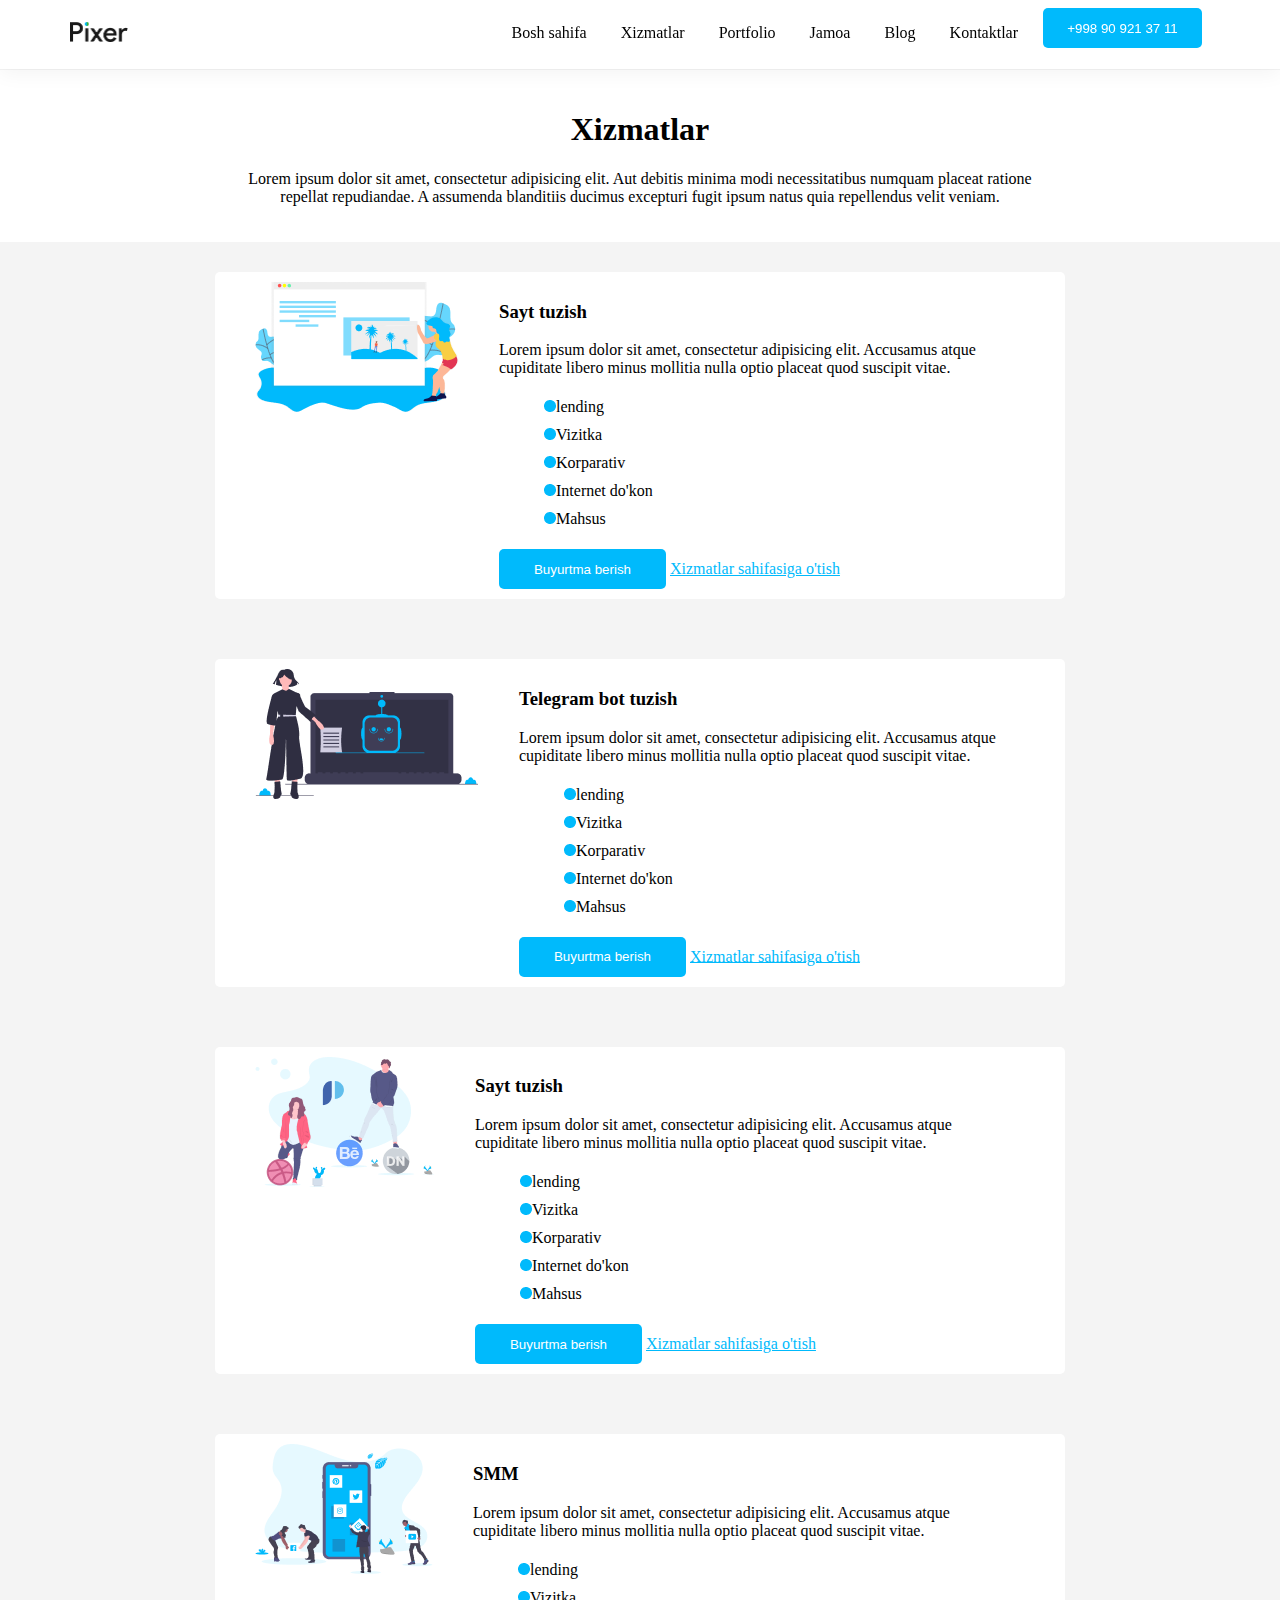
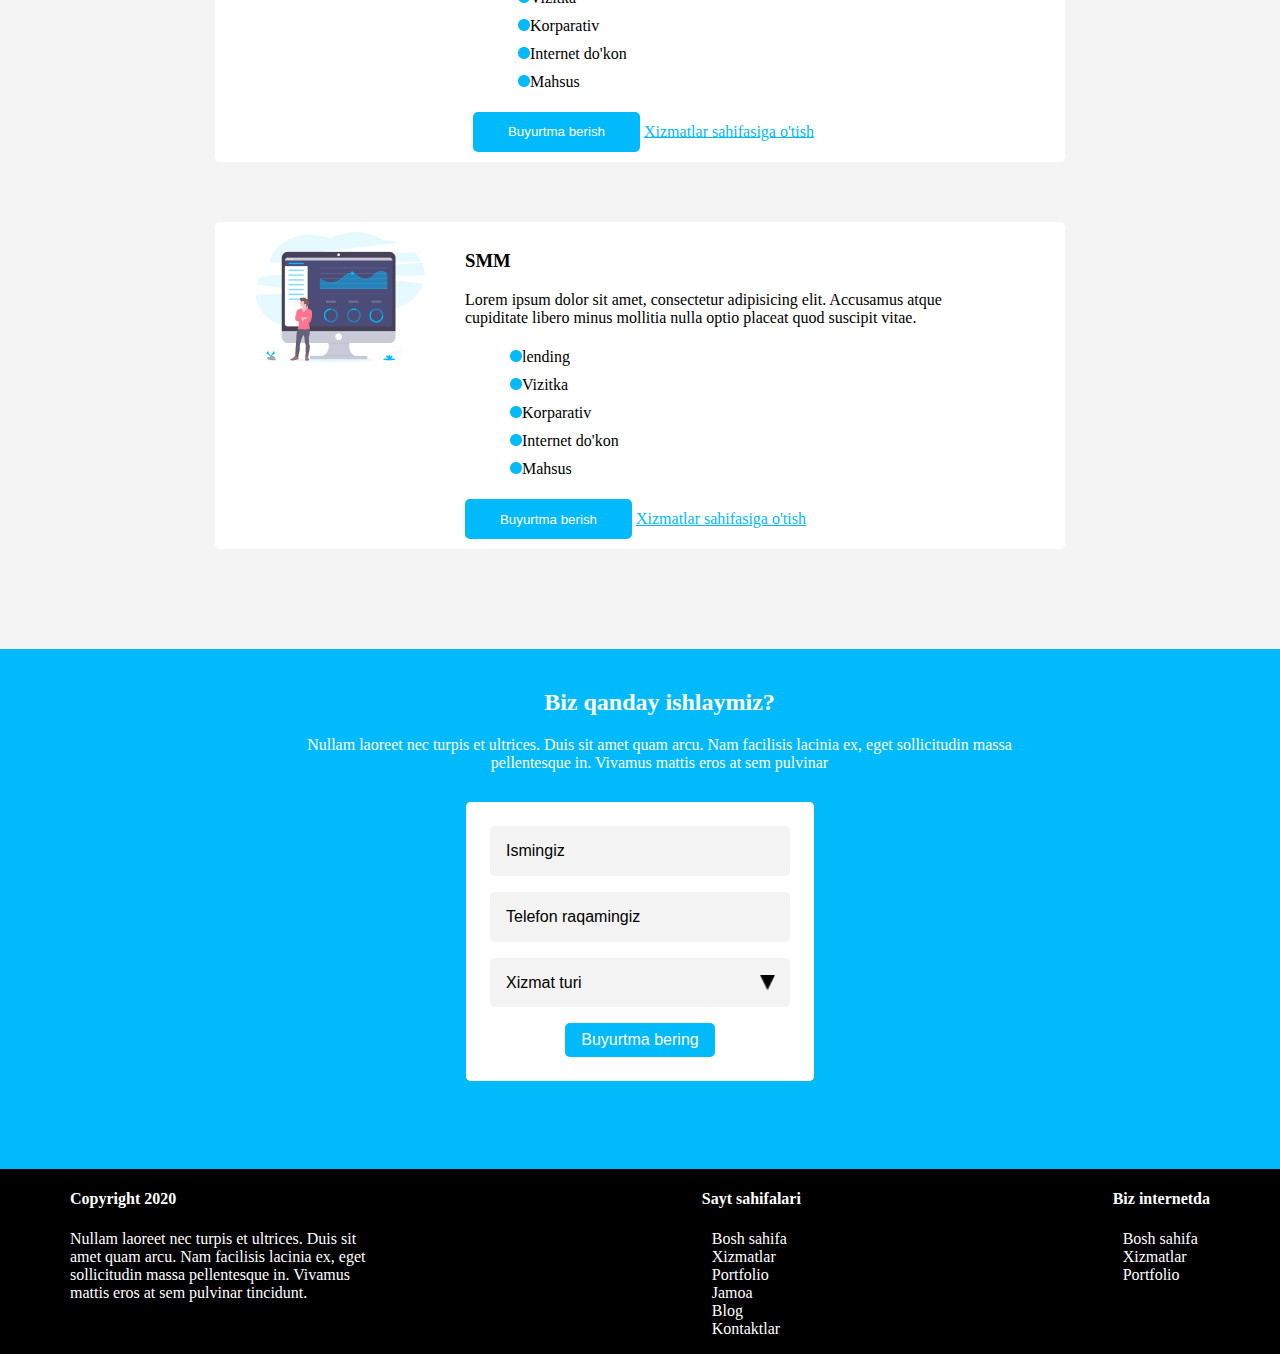
<file: index2.html>
<!DOCTYPE html>
<html lang="en">
<head>
    <meta charset="UTF-8">
    <title>Xizmatlar</title>
    <link rel="stylesheet" href="style/index2.css">
</head>
<body bgcolor="#f4f4f4">
<header>
    <div class="navbar">
        <div class="container">
            <div class="logo-img">
                <img src="img/pixer-logo@2x.png" height="20" width="58"/></div>
            <ul class="nav-item">
                <li class="item"><a class="link" href="#">Bosh sahifa</a></li>
                <li class="item"><a class="link"  href="#">Xizmatlar  </a>
                    <div class="dropdown">
                        <ul class="dropdown-ul">
                            <li class="dropdown-li">Telegram bot</li>
                            <li class="dropdown-li">Smm</li>
                            <li class="dropdown-li">Grafik dizayn</li>
                            <li class="dropdown-li">Veb sayit</li>
                        </ul>
                    </div>
                </li>
                <li class="item"><a class="link"  href="#">Portfolio</a></li>
                <li class="item"><a class="link"  href="#">Jamoa</a></li>
                <li class="item"><a  class="link" href="#">Blog</a></li>
                <li class="item"><a class="link"  href="#">Kontaktlar</a></li>
            </ul>
            <a href="tel:+998909213711">
                <button>+998 90 921 37 11</button>
            </a>

        </div>
    </div>
</header>
<main>
    <div class="text-1">
        <div class="txt">
        <h1>Xizmatlar</h1>
        <p>Lorem ipsum dolor sit amet, consectetur adipisicing elit. Aut debitis minima modi necessitatibus
            numquam
            placeat ratione repellat repudiandae. A assumenda blanditiis ducimus excepturi fugit ipsum natus
            quia
            repellendus velit veniam.</p>
        </div>
    </div>
    <div class="container">
        <div class="row">
            <div class="col-1">
                <div class="card">
                    <div class="card-left">
                        <img src="img2/website-illustration.png" height="130" width="204"/></div>
                    <div class="card-right">
                        <h3>Sayt tuzish</h3>
                        <p>Lorem ipsum dolor sit amet, consectetur adipisicing elit. Accusamus atque cupiditate libero
                            minus mollitia nulla optio placeat quod suscipit vitae.</p>
                       <ul>
                           <li><img src="img/Rectangle 3.png" height="12" width="12"/>lending</li>
                           <li><img src="img/Rectangle 3.png" height="12" width="12"/>Vizitka</li>
                           <li><img src="img/Rectangle 3.png" height="12" width="12"/>Korparativ</li>
                           <li><img src="img/Rectangle 3.png" height="12" width="12"/>Internet do'kon</li>
                           <li><img src="img/Rectangle 3.png" height="12" width="12"/>Mahsus</li>
                       </ul>
                        <button>Buyurtma berish</button>
                        <a href="#">Xizmatlar sahifasiga o'tish</a>
                    </div>
                </div>
            </div>
        </div>
        <div class="row">
            <div class="col-1">
                <div class="card">
                    <div class="card-left">
                        <img src="img2/bot-illustration.png" height="130" width="224"/></div>
                    <div class="card-right">
                        <h3>Telegram bot tuzish</h3>
                        <p>Lorem ipsum dolor sit amet, consectetur adipisicing elit. Accusamus atque cupiditate libero
                            minus mollitia nulla optio placeat quod suscipit vitae.</p>
                       <ul>
                           <li><img src="img/Rectangle 3.png" height="12" width="12"/>lending</li>
                           <li><img src="img/Rectangle 3.png" height="12" width="12"/>Vizitka</li>
                           <li><img src="img/Rectangle 3.png" height="12" width="12"/>Korparativ</li>
                           <li><img src="img/Rectangle 3.png" height="12" width="12"/>Internet do'kon</li>
                           <li><img src="img/Rectangle 3.png" height="12" width="12"/>Mahsus</li>
                       </ul>
                        <button>Buyurtma berish</button>
                        <a href="#">Xizmatlar sahifasiga o'tish</a>
                    </div>
                </div>
            </div>
        </div>
        <div class="row">
            <div class="col-1">
                <div class="card">
                    <div class="card-left">
                        <img src="img2/design-illustration.png" height="130" width="180"/></div>
                    <div class="card-right">
                        <h3>Sayt tuzish</h3>
                        <p>Lorem ipsum dolor sit amet, consectetur adipisicing elit. Accusamus atque cupiditate libero
                            minus mollitia nulla optio placeat quod suscipit vitae.</p>
                       <ul>
                           <li><img src="img/Rectangle 3.png" height="12" width="12"/>lending</li>
                           <li><img src="img/Rectangle 3.png" height="12" width="12"/>Vizitka</li>
                           <li><img src="img/Rectangle 3.png" height="12" width="12"/>Korparativ</li>
                           <li><img src="img/Rectangle 3.png" height="12" width="12"/>Internet do'kon</li>
                           <li><img src="img/Rectangle 3.png" height="12" width="12"/>Mahsus</li>
                       </ul>
                        <button>Buyurtma berish</button>
                        <a href="#">Xizmatlar sahifasiga o'tish</a>
                    </div>
                </div>
            </div>
        </div>
        <div class="row">
            <div class="col-1">
                <div class="card">
                    <div class="card-left">
                        <img src="img2/smm-illustration.png" height="130" width="178"/></div>
                    <div class="card-right">
                        <h3>SMM</h3>
                        <p>Lorem ipsum dolor sit amet, consectetur adipisicing elit. Accusamus atque cupiditate libero
                            minus mollitia nulla optio placeat quod suscipit vitae.</p>
                       <ul>
                           <li><img src="img/Rectangle 3.png" height="12" width="12"/>lending</li>
                           <li><img src="img/Rectangle 3.png" height="12" width="12"/>Vizitka</li>
                           <li><img src="img/Rectangle 3.png" height="12" width="12"/>Korparativ</li>
                           <li><img src="img/Rectangle 3.png" height="12" width="12"/>Internet do'kon</li>
                           <li><img src="img/Rectangle 3.png" height="12" width="12"/>Mahsus</li>
                       </ul>
                        <button>Buyurtma berish</button>
                        <a href="#">Xizmatlar sahifasiga o'tish</a>
                    </div>
                </div>
            </div>
        </div>
        <div class="row">
            <div class="col-1">
                <div class="card">
                    <div class="card-left">
                        <img src="img2/crm-illustration.png" height="130" width="170"/></div>
                    <div class="card-right">
                        <h3>SMM</h3>
                        <p>Lorem ipsum dolor sit amet, consectetur adipisicing elit. Accusamus atque cupiditate libero
                            minus mollitia nulla optio placeat quod suscipit vitae.</p>
                       <ul>
                           <li><img src="img/Rectangle 3.png" height="12" width="12"/>lending</li>
                           <li><img src="img/Rectangle 3.png" height="12" width="12"/>Vizitka</li>
                           <li><img src="img/Rectangle 3.png" height="12" width="12"/>Korparativ</li>
                           <li><img src="img/Rectangle 3.png" height="12" width="12"/>Internet do'kon</li>
                           <li><img src="img/Rectangle 3.png" height="12" width="12"/>Mahsus</li>
                       </ul>
                        <button>Buyurtma berish</button>
                        <a href="#">Xizmatlar sahifasiga o'tish</a>
                    </div>
                </div>
            </div>
        </div>
    </div>
</main>
<section>
    <div class="text-head-3">
        <h2>Biz qanday ishlaymiz?</h2>
        <p>Nullam laoreet nec turpis et ultrices. Duis sit amet quam arcu. Nam facilisis lacinia ex, eget
            sollicitudin massa pellentesque in. Vivamus mattis eros at sem pulvinar</p>
    </div>
    <div class="card-form">
        <form class="form-group">
            <input type="text" class="form-control" id="name" placeholder="Ismingiz">
            <input type="tel" class="form-control" id="telephone" placeholder="Telefon raqamingiz">
            <select name="Xizmat turi" id="xizmat">
                <option value="web" hidden>Xizmat turi</option>
                <option value="android">ANDROID</option>
                <option value="smm">SMM</option>
            </select>
            <button class="btn-2">Buyurtma bering</button>
        </form>
    </div>
</section>
<footer>
    <div class="container">
        <div class="card-footer">
            <h4>Copyright 2020</h4>
            <p>Nullam laoreet nec turpis et ultrices. Duis sit amet quam arcu. Nam facilisis lacinia ex, eget
                sollicitudin massa pellentesque in. Vivamus mattis eros at sem pulvinar tincidunt.</p>
        </div>
        <div class="card-footer-ul">
            <h4>Sayt sahifalari</h4>
            <ul class="footer-ul">
                <li class="footer-li">Bosh sahifa</li>
                <li class="footer-li">Xizmatlar</li>
                <li class="footer-li">Portfolio</li>
                <li class="footer-li">Jamoa</li>
                <li class="footer-li">Blog</li>
                <li class="footer-li">Kontaktlar</li>
            </ul>
        </div>
        <div class="card-footer-ul">
            <h4>Biz internetda</h4>
            <ul class="footer-ul">
                <li class="footer-li">Bosh sahifa</li>
                <li class="footer-li">Xizmatlar</li>
                <li class="footer-li">Portfolio</li>
            </ul>
        </div>
    </div>
</footer>
</body>
</html>
</file>
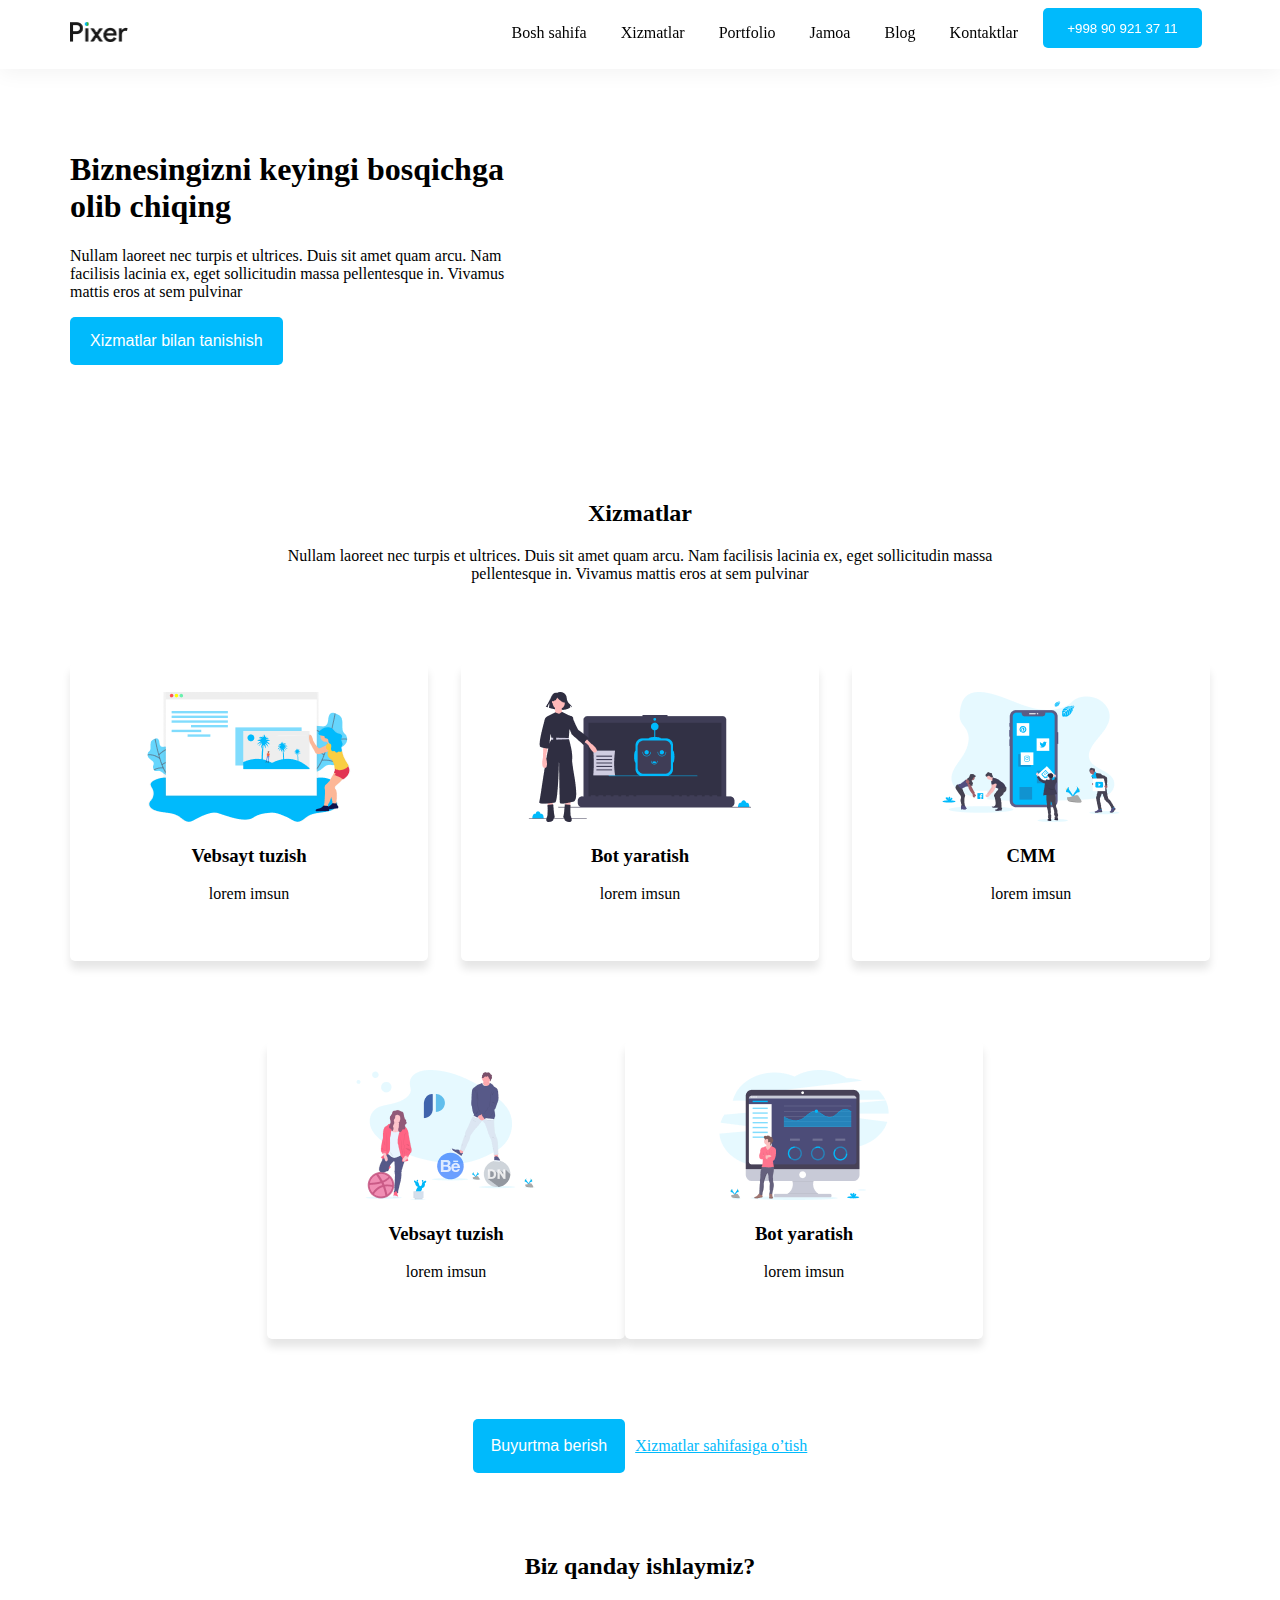
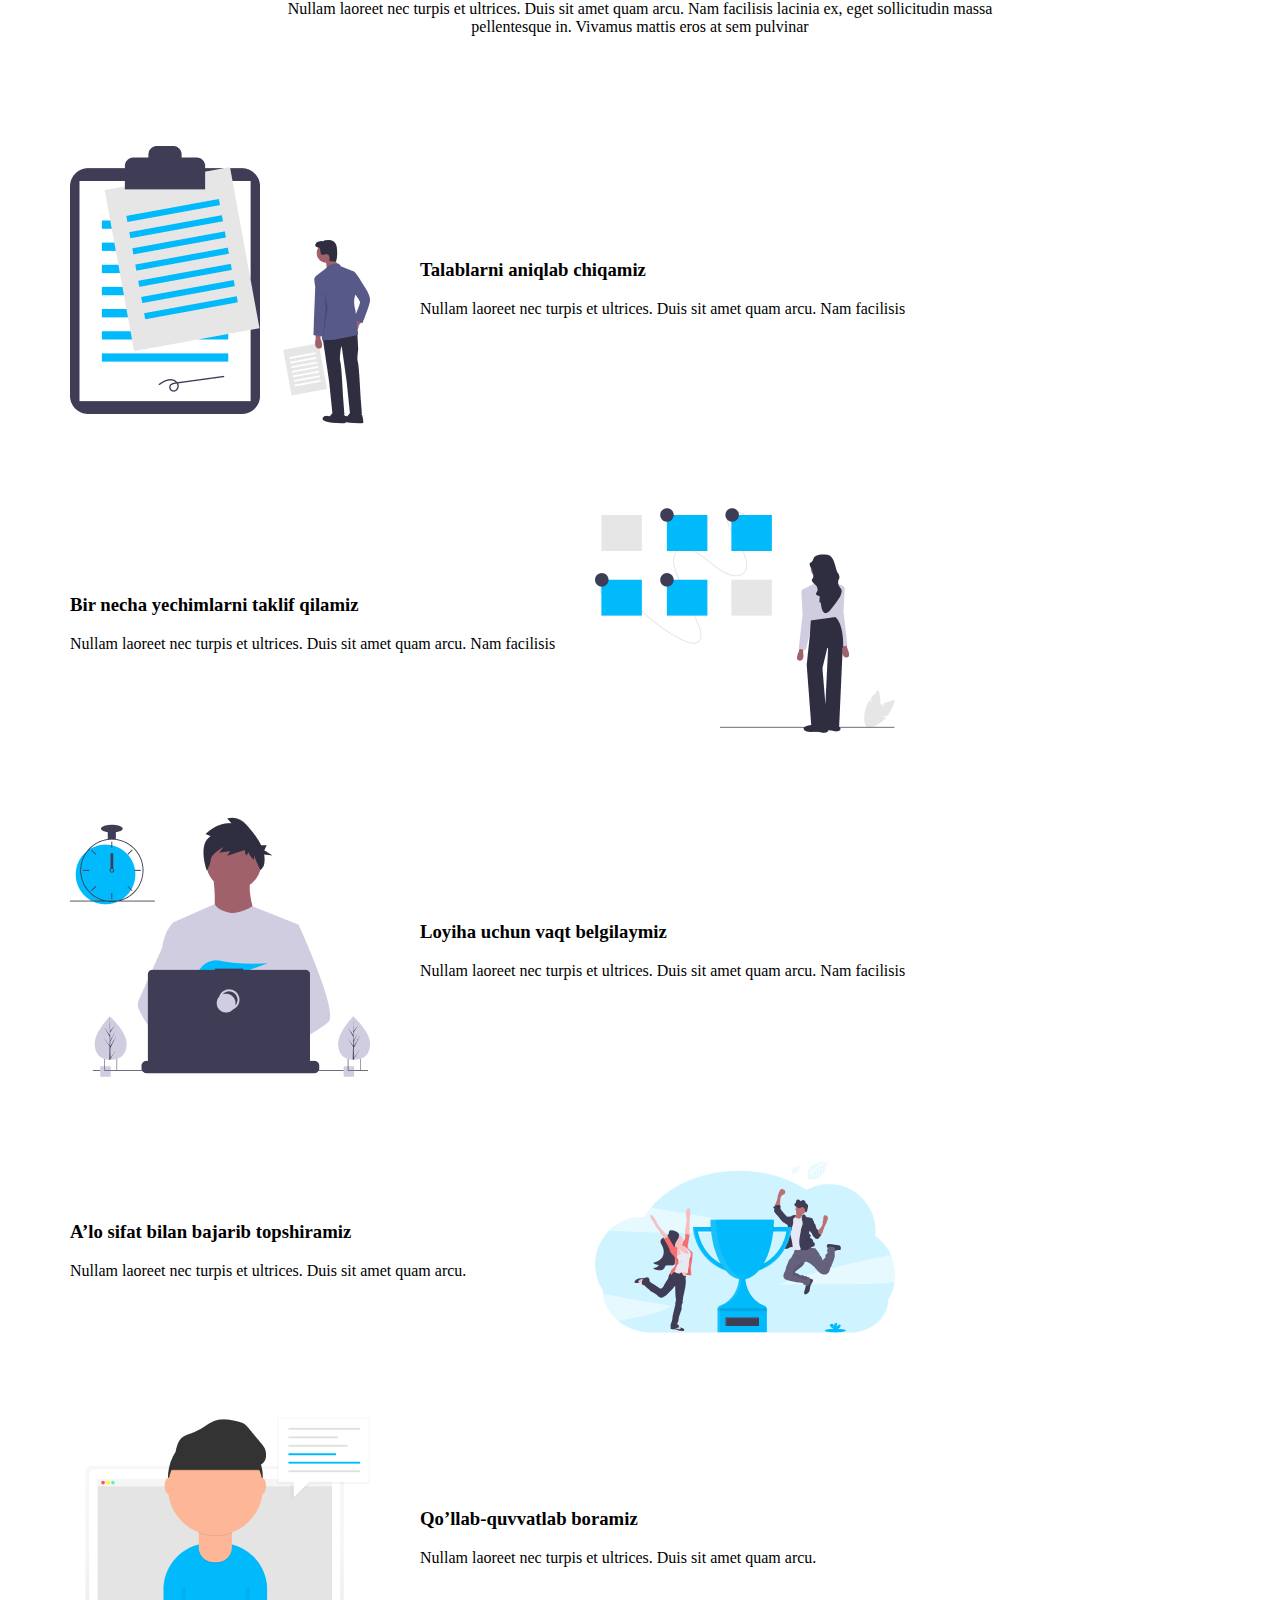
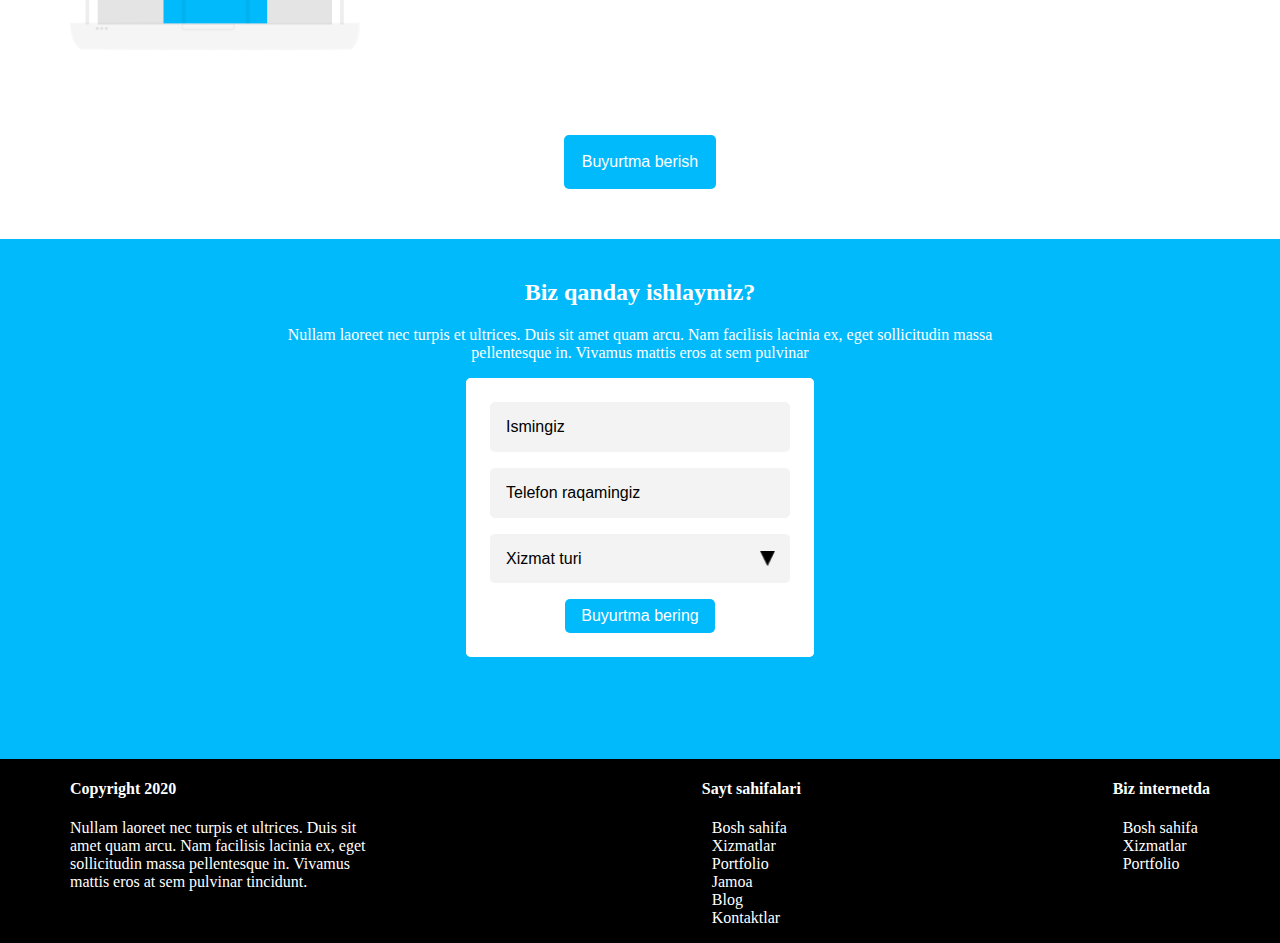
<file: rpeed.html>
<!DOCTYPE html>
<html lang="en">
<head>
    <meta charset="UTF-8">
    <title>Title</title>
    <link rel="stylesheet" href="style/rpeed.css">
</head>
<body>
<header>
    <div class="navbar">
        <div class="container">
            <div class="logo-img">
                <img src="img/pixer-logo@2x.png" height="20" width="58"/></div>
            <ul class="nav-item">
                <li class="item"><a class="link" href="#">Bosh sahifa</a></li>
                <li class="item"><a class="link" href="#">Xizmatlar </a>
                    <div class="dropdown">
                        <ul class="dropdown-ul">
                            <li class="dropdown-li">Telegram bot</li>
                            <li class="dropdown-li">Smm</li>
                            <li class="dropdown-li">Grafik dizayn</li>
                            <li class="dropdown-li">Veb sayit</li>
                        </ul>
                    </div>
                </li>
                <li class="item"><a class="link" href="#">Portfolio</a></li>
                <li class="item"><a class="link" href="#">Jamoa</a></li>
                <li class="item"><a class="link" href="#">Blog</a></li>
                <li class="item"><a class="link" href="#">Kontaktlar</a></li>
            </ul>
            <a href="tel:+998909213711">
                <button>+998 90 921 37 11</button>
            </a>

        </div>
    </div>
</header>
<main>
    <div class="container">
        <div class="card">
            <div class="card-left">
                <h1>Biznesingizni keyingi bosqichga
                    olib chiqing</h1>
                <p>Nullam laoreet nec turpis et ultrices. Duis sit amet quam arcu. Nam facilisis lacinia ex,
                    eget sollicitudin massa pellentesque in. Vivamus mattis eros at sem pulvinar</p>
                <button class="btn">Xizmatlar bilan tanishish</button>
            </div>
            <div class="card-right">
                <iframe width="430" height="258" src="https://www.youtube.com/embed/EWizz52lZvw" frameborder="0"
                        allow="accelerometer; autoplay; clipboard-write; encrypted-media; gyroscope; picture-in-picture"
                        allowfullscreen></iframe>
            </div>
        </div>
    </div>
    <div class="container">
        <div class="text-head">
            <h2>Xizmatlar</h2>
            <p>Nullam laoreet nec turpis et ultrices. Duis sit amet quam arcu. Nam facilisis lacinia ex, eget
                sollicitudin massa pellentesque in. Vivamus mattis eros at sem pulvinar</p>
        </div>
        <div class="row">
            <div class="card-x">
                <img src="img2/website-illustration.png" height="130" width="204"/>
                <h3>Vebsayt tuzish</h3>
                <p>lorem imsun</p>
            </div>
            <div class="card-x">
                <img src="img2/bot-illustration.png" height="130" width="224"/>
                <h3>Bot yaratish</h3>
                <p>lorem imsun</p>
            </div>
            <div class="card-x">
                <img src="img2/smm-illustration.png" height="130" width="178"/>
                <h3>CMM</h3>
                <p>lorem imsun</p>
            </div>
        </div>
        <div class="row">
            <div class="card-x">
                <img src="img2/design-illustration.png" height="130" width="180"/>
                <h3>Vebsayt tuzish</h3>
                <p>lorem imsun</p>
            </div>
            <div class="card-x">
                <img src="img2/crm-illustration.png" height="130" width="170"/>
                <h3>Bot yaratish</h3>
                <p>lorem imsun</p>
            </div>
        </div>
        <div class="btn-x">
            <button class="btn">
                Buyurtma berish
            </button>
            <a href="#">Xizmatlar sahifasiga o’tish</a>
        </div>
    </div>
    <div class="container">
        <div class="text-head-2">
            <h2>Biz qanday ishlaymiz?</h2>
            <p>Nullam laoreet nec turpis et ultrices. Duis sit amet quam arcu. Nam facilisis lacinia ex, eget
                sollicitudin massa pellentesque in. Vivamus mattis eros at sem pulvinar</p>
        </div>
        <div class="row-b">
            <div class="col">
                <div class="card-b">
                    <div class="card-b-l">
                        <img src="img/step-illlustration.png" height="278" width="300"/></div>
                    <div class="card-b-r">
                        <h3>Talablarni aniqlab chiqamiz</h3>
                        <p>Nullam laoreet nec turpis et ultrices. Duis sit amet quam arcu. Nam facilisis</p>
                    </div>
                </div>
            </div>
        </div>
        <div class="row-b">
            <div class="col">
                <div class="card-b">
                    <div class="card-b-l-1">
                        <h3>Bir necha yechimlarni taklif qilamiz</h3>
                        <p>Nullam laoreet nec turpis et ultrices. Duis sit amet quam arcu. Nam facilisis</p>
                    </div>
                    <div class="card-b-r-1">

                        <img src="img/step-illlustration (1).png" height="225" width="300"/></div>
                </div>
            </div>
        </div>
        <div class="row-b">
            <div class="col">
                <div class="card-b">
                    <div class="card-b-l">
                        <img src="img/step-illustration.png" height="260" width="300"/></div>
                    <div class="card-b-r">
                        <h3>Loyiha uchun vaqt belgilaymiz</h3>
                        <p>Nullam laoreet nec turpis et ultrices. Duis sit amet quam arcu. Nam facilisis</p>
                    </div>
                </div>
            </div>
        </div>
        <div class="row-b">
            <div class="col">
                <div class="card-b">
                    <div class="card-b-l-1">
                        <h3>A’lo sifat bilan bajarib topshiramiz</h3>
                        <p>Nullam laoreet nec turpis et ultrices. Duis sit amet quam arcu.</p>
                    </div>
                    <div class="card-b-r-1">

                        <img src="img/step-illustration (1).png" height="172" width="300"/></div>
                </div>
            </div>
        </div>
        <div class="row-b">
            <div class="col">
                <div class="card-b">
                    <div class="card-b-l">
                        <img src="img/step-illustration (2).png" height="234" width="300"/></div>
                    <div class="card-b-r">
                        <h3>Qo’llab-quvvatlab boramiz</h3>
                        <p>Nullam laoreet nec turpis et ultrices. Duis sit amet quam arcu.</p>
                    </div>
                </div>
            </div>
        </div>
        <div class="btn-x">
            <button class="btn">
                Buyurtma berish
            </button>
        </div>
    </div>
</main>
<section>
    <div class="text-head-3">
        <h2>Biz qanday ishlaymiz?</h2>
        <p>Nullam laoreet nec turpis et ultrices. Duis sit amet quam arcu. Nam facilisis lacinia ex, eget
            sollicitudin massa pellentesque in. Vivamus mattis eros at sem pulvinar</p>
    </div>
    <div class="card-form">
        <form class="form-group">
            <input type="text" class="form-control" id="name" placeholder="Ismingiz">
            <input type="tel" class="form-control" id="telephone" placeholder="Telefon raqamingiz">
            <select name="Xizmat turi" id="xizmat">
                <option value="web" hidden>Xizmat turi</option>
                <option value="android">ANDROID</option>
                <option value="smm">SMM</option>
            </select>
            <button class="btn-2">Buyurtma bering</button>
        </form>
    </div>
</section>
<footer>
    <div class="container">
        <div class="card-footer">
            <h4>Copyright 2020</h4>
            <p>Nullam laoreet nec turpis et ultrices. Duis sit amet quam arcu. Nam facilisis lacinia ex, eget
                sollicitudin massa pellentesque in. Vivamus mattis eros at sem pulvinar tincidunt.</p>
        </div>
        <div class="card-footer-ul">
            <h4>Sayt sahifalari</h4>
            <ul class="footer-ul">
                <li class="footer-li">Bosh sahifa</li>
                <li class="footer-li">Xizmatlar</li>
                <li class="footer-li">Portfolio</li>
                <li class="footer-li">Jamoa</li>
                <li class="footer-li">Blog</li>
                <li class="footer-li">Kontaktlar</li>
            </ul>
        </div>
        <div class="card-footer-ul">
            <h4>Biz internetda</h4>
            <ul class="footer-ul">
                <li class="footer-li">Bosh sahifa</li>
                <li class="footer-li">Xizmatlar</li>
                <li class="footer-li">Portfolio</li>
            </ul>
        </div>
    </div>
</footer>
</body>
</html>
</file>
<file: style/index2.css>
body {
    font-family: "Open Sans";
    margin: 0;
}

header {
    position: fixed;
    top: 0;
    left: 0;
    width: 100%;
    z-index: 1;
    border-bottom: 3px solid transparent;
}

.container {
    max-width: 1140px;
    margin-left: auto;
    margin-right: auto;
    padding: 0 20px;
}

.container .logo-img:hover {
    opacity: 0.6;
}

.container .logo-img:active {
    opacity: 0.8;
}

.container .logo-img {
    cursor: pointer;
    margin-right: auto;
}

.navbar {
    box-shadow: 0 4px 20px rgba(0, 0, 0, 0.05);
    background-color: #FFFFFF;
    border-bottom: 3px transparent;
    align-items: center;
}

.navbar .container {
    display: flex;
}

.navbar img {
    margin-top: 22px;
}

.navbar .nav-item {
    display: flex;
    list-style: none;
    flex-direction: row;
    margin: 0;
    justify-content: center;
}

.navbar .nav-item .item {
    padding: 24px 17px;
    border-bottom: 3px solid transparent;
}

.navbar .nav-item .item:hover {
    border-bottom: 3px solid black;
}

.navbar .nav-item .item a {
    text-decoration: none;
    color: black;
    border-bottom: 3px solid transparent;
}

.container a button {
    margin: 8px 8px;
    background: #00BAFC;
    border: none;
    width: 159px;
    height: 40px;
    border-radius: 5px;
    color: #FFFFFF;
    cursor: pointer;
}

.container a button:hover {
    background-color: #FFFFFF;
    color: #00BAFC;
    border: 3px solid #00BAFC;
    transition: 2s;
}

.container a button:active {
    background: rgba(0, 186, 252, 0.6);
    border: none;
}

.nav-logo {
    margin: 8px 0;
}

.nav-logo:hover {
    opacity: 0.6;
}

.nav-logo:active {
    opacity: 0.8;
}

.container a button:hover {
    background-color: #FFFFFF;
    color: #00BAFC;
    border: 3px solid #00BAFC;
    transition: 2s;
}

.container a button:active {
    background: rgba(0, 186, 252, 0.6);
    border: none;
}

.nav-item .item:hover {
    border-bottom: 3px solid black;
}

.nav-item .item:active {
    background-color: #191919;
}

.nav-item .item:nth-child(2) {
    position: relative;

}

.nav-item .item:active .item .link {
    color: #ffffff;
}

/*DROPDOWN*/
.nav-item .link:nth-child(2) {
    position: relative;
}

.dropdown-ul {
    display: none;
    position: absolute;
    top: 73px;
    left: -16px;
    background-color: #fff;
    padding: 15px 10px;
    box-shadow: 0 4px 24px rgba(0, 0, 0, 0.1);
    border-radius: 5px;
    font-size: 16px;
    width: 120px;
}

.dropdown-li {
    display: inline-block;
    list-style-type: none;
    width: 100%;
    margin: 0;
    padding-bottom: 16px;
    left: 0;
    right: 0;
}

.dropdown-li:hover {
    background-color: #00BAFC;
    color: white;
}

.nav-item .item:nth-child(2):hover .dropdown-ul {
    display: block;
}


.text-1 {
    margin-top: 70px;
    background-color: #ffffff;
}

.txt {
    text-align: center;
    width: 800px;
    padding: 20px;
    margin: 0 auto;
}

.card {
    display: flex;
    margin: 0 30px;
}

.col-1 {
    width: 850px;
    background-color: #FFFFFF;
    border-radius: 5px;
    margin: 0 auto;
}

.card-right {
    margin: 10px 30px;
}

.card-left {
    margin: 10px;
}

.img {
    display: flex;
}

.img p {
    top: 20px;
}

.card-right ul li {
    list-style: none;
    padding: 5px;
}

.card button {
    Width: 167px;
    Height: 40px;
    background-color: #00BAFC;
    border: none;
    border-radius: 5px;
    color: #FFFFFF;
    cursor: pointer;
}

.card a {
    color: #00BAFC;
}

.row {
    padding: 30px 0;
}

/*!**!SECTION*/
section {
    background-color: #00BAFC;
    color: #FFFFFF;
    height: 520px;
}

.text-head-3 {
    margin-top: 70px;
    text-align: center;
    width: 719px;
    margin-left: 300px;
    margin-bottom: 30px;
    padding-top: 20px;
}

.card-form {
    background-color: #FFFFFF;
    width: 348px;
    border-radius: 5px;
    margin: 0 auto;

}

.form-group {
    border-radius: 5px;
    background-color: #FFFFFF;
    padding: 24px;

}

.form-group > * {
    display: block;
    width: 100%;
    margin-bottom: 16px;
}

.form-group input, select {
    background-color: #f3f3f3;
    border: none;
    border-radius: 5px;
    padding: 16px 0 16px 16px;
    box-sizing: border-box;
    font-size: 16px;
}

input::placeholder {
    font-size: 16px;
    color: black;
}

select {
    background-color: #f3f3f3;
    border: none;
    border-radius: 5px;
}

.btn-2 {
    background: #00BAFC;
    border-radius: 5px;
    border: none;
    color: #FFFFFF;
    padding: 8px 16px;
    font-size: 16px;
    margin: 0 auto;
    width: unset;
}

.form-group select {
    appearance: none;
    background-image: url("Polygon 1.png");
    background-repeat: no-repeat;
    background-size: 15px 15px;
    background-position: 270px center;
}

/*Footer*/

footer {
    background-color: black;
    color: #FFFFFF;
}

footer .container {
    display: flex;
    justify-content: space-between;
}

.card-footer:nth-child(1) p {
    top: 0;
    width: 320px;
}

.footer-ul {
    list-style-type: none;
}

.card-footer-ul {
    position: relative;
}

.card-footer-ul h4 {
    padding-left: 30px;
}

.footer-li {
    margin: 0;
    cursor: pointer;
}

.footer-li:hover {
    color: #00BAFC;
}
</file>
<file: style/rpeed.css>
body {
    font-family: "Open Sans";
    margin: 0;
}

header {
    position: fixed;
    top: 0;
    left: 0;
    width: 100%;
    z-index: 1;
    border-bottom: 3px solid transparent;
}

.container {
    max-width: 1140px;
    margin-left: auto;
    margin-right: auto;
    padding: 0 20px;
}

.container .logo-img:hover {
    opacity: 0.6;
}

.container .logo-img:active {
    opacity: 0.8;
}

.container .logo-img {
    cursor: pointer;
    margin-right: auto;
}

.navbar {
    box-shadow: 0 4px 20px rgba(0, 0, 0, 0.05);
    background-color: #FFFFFF;
    border-bottom: 3px transparent;
    align-items: center;
}

.navbar .container {
    display: flex;
}

.navbar img {
    margin-top: 22px;
}

.navbar .nav-item {
    display: flex;
    list-style: none;
    flex-direction: row;
    margin: 0;
    justify-content: center;
}

.navbar .nav-item .item {
    padding: 24px 17px;
    border-bottom: 3px solid transparent;
}

.navbar .nav-item .item:hover {
    border-bottom: 3px solid black;
}

.navbar .nav-item .item a {
    text-decoration: none;
    color: black;
    border-bottom: 3px solid transparent;
}

.container a button {
    margin: 8px 8px;
    background: #00BAFC;
    border: none;
    width: 159px;
    height: 40px;
    border-radius: 5px;
    color: #FFFFFF;
    cursor: pointer;
}

.container a button:hover {
    background-color: #FFFFFF;
    color: #00BAFC;
    border: 3px solid #00BAFC;
    transition: 2s;
}

.container a button:active {
    background: rgba(0, 186, 252, 0.6);
    border: none;
}

.nav-logo {
    margin: 8px 0;
}

.nav-logo:hover {
    opacity: 0.6;
}

.nav-logo:active {
    opacity: 0.8;
}

.container a button:hover {
    background-color: #FFFFFF;
    color: #00BAFC;
    border: 3px solid #00BAFC;
    transition: 2s;
}

.container a button:active {
    background: rgba(0, 186, 252, 0.6);
    border: none;
}

.nav-item .item:hover {
    border-bottom: 3px solid black;
}

.nav-item .item:active {
    background-color: #191919;
}

.nav-item .item:nth-child(2) {
    position: relative;

}

.nav-item .item:active .item .link {
    color: #ffffff;
}

/*DROPDOWN*/
.nav-item .link:nth-child(2) {
    position: relative;
}

.dropdown-ul {
    display: none;
    position: absolute;
    top: 73px;
    left: -16px;
    background-color: #fff;
    padding: 15px 10px;
    box-shadow: 0 4px 24px rgba(0, 0, 0, 0.1);
    border-radius: 5px;
    font-size: 16px;
    width: 120px;
}

.dropdown-li {
    display: inline-block;
    list-style-type: none;
    width: 100%;
    margin: 0;
    padding-bottom: 16px;
    left: 0;
    right: 0;
}

.dropdown-li:hover {
    background-color: #00BAFC;
    color: white;
}

.nav-item .item:nth-child(2):hover .dropdown-ul {
    display: block;
}

/*!**!main*/
.row:nth-child(1) {
    display: flex;
    margin: 80px 0;
}

.card-left {
    width: 470px;
    height: 270px;
    top: calc(50% - 224px / 2);
}

.card:nth-child(1) {
    display: flex;
    margin-top: 130px;
    justify-content: space-between;
}

.card-right iframe {
    border-radius: 5px;
    display: flex;
    justify-content: right;
}

.card-left button {
    background: #00BAFC;
    border-radius: 5px;
    border: none;
    color: #FFFFFF;
    font-size: 16px;
    padding: 15px 20px;
}

.card-left button:hover {
    background-color: #FFFFFF;
    color: #00BAFC;
    border: 3px solid #00BAFC;
    transition: 2s;
}

.card-left button:active {
    background: rgba(0, 186, 252, 0.6);
    border: none;
}

.text-head {
    text-align: center;
    width: 719px;
    margin: 100px auto 0 auto;
}
.card-x {
    width: 300px;
    height: 240px;
    background: #FFFFFF;
    box-shadow: 0 8px 8px rgba(0, 0, 0, 0.1);
    border-radius: 5px;
    text-align: center;
    padding: 29px;
}

.card-x:hover {
    box-shadow: 0 12px 21px rgba(0, 0, 0, 0.1);
}
.card-x:active {
    box-shadow: 0 4px 4px rgba(0, 0, 0, 0.2);
}

.row {
    display: flex;
    margin: 80px 0;
    justify-content: space-between;
}

.row:nth-child(3) {
    display: flex;
    justify-content: center;
}
.row:nth-child(3) .card-x:nth-child(2){
    margin-right: 30px;
}
.btn-x {
    display: flex;
    justify-content: center;
    margin-top: 50px;
}

.btn-x .btn {
    background: #00BAFC;
    border-radius: 5px;
    /*border: none;*/
    color: #FFFFFF;
    font-size: 16px;
    text-align: center;
    padding: 15px 15px;
    border: 3px solid transparent;
}

.btn-x .btn:hover {
    background-color: #FFFFFF;
    color: #00BAFC;
    border: 3px solid #00BAFC;
    transition: 2s;
}

.btn-x a {
    color: #00BAFC;
    text-align: center;
    margin-left: 10px;
    align-items: center;
    display: flex;
}

.text-head-2 {
    text-align: center;
    width: 719px;
    margin: 80px auto;

}

.row-b {
    margin-top: 20px;
}

.card-b {
    display: flex;
    align-items: center;
    justify-content: left;
    padding: 30px 0;
}

.card-b-r {
    width: 493px;
    padding-left: 50px;
}

.card-b-l-1 {
    width: 493px;
    align-items: center;
}

.card-b-r-1 {
    padding-left: 32px;
}

/*!**!SECTION*/
section {
    background-color: #00BAFC;
    color: #FFFFFF;
    height: 520px;
    margin-top: 50px;
}

.text-head-3 {
    text-align: center;
    width: 719px;
    margin: 0 auto;
    padding-top: 20px;
}

.card-form {
    background-color: #FFFFFF;
    width: 348px;
    border-radius: 5px;
    margin: 0 auto;

}

.form-group {
    border-radius: 5px;
    background-color: #FFFFFF;
    padding: 24px;

}

.form-group > * {
    display: block;
    width: 100%;
    margin-bottom: 16px;
}

.form-group input, select {
    background-color: #f3f3f3;
    border: none;
    border-radius: 5px;
    padding: 16px 0 16px 16px;
    box-sizing: border-box;
    font-size: 16px;
}

input::placeholder {
    font-size: 16px;
    color: black;
}

select {
    background-color: #f3f3f3;
    border: none;
    border-radius: 5px;
}

.btn-2 {
    background: #00BAFC;
    border-radius: 5px;
    border: none;
    color: #FFFFFF;
    padding: 8px 16px;
    font-size: 16px;
    margin: 0 auto;
    width: unset;
}

.form-group select {
    appearance: none;
    background-image: url("Polygon 1.png");
    background-repeat: no-repeat;
    background-size: 15px 15px;
    background-position: 270px center;
}

/*Footer*/

footer {
    background-color: black;
    color: #FFFFFF;
}

footer .container {
    display: flex;
    justify-content: space-between;
}

.card-footer:nth-child(1) p {
    top: 0;
    width: 320px;
}

.footer-ul {
    list-style-type: none;
}

.card-footer-ul {
    position: relative;
}

.card-footer-ul h4 {
    padding-left: 30px;
}

.footer-li {
    margin: 0;
    cursor: pointer;
}

.footer-li:hover {
    color: #00BAFC;
}
</file>
